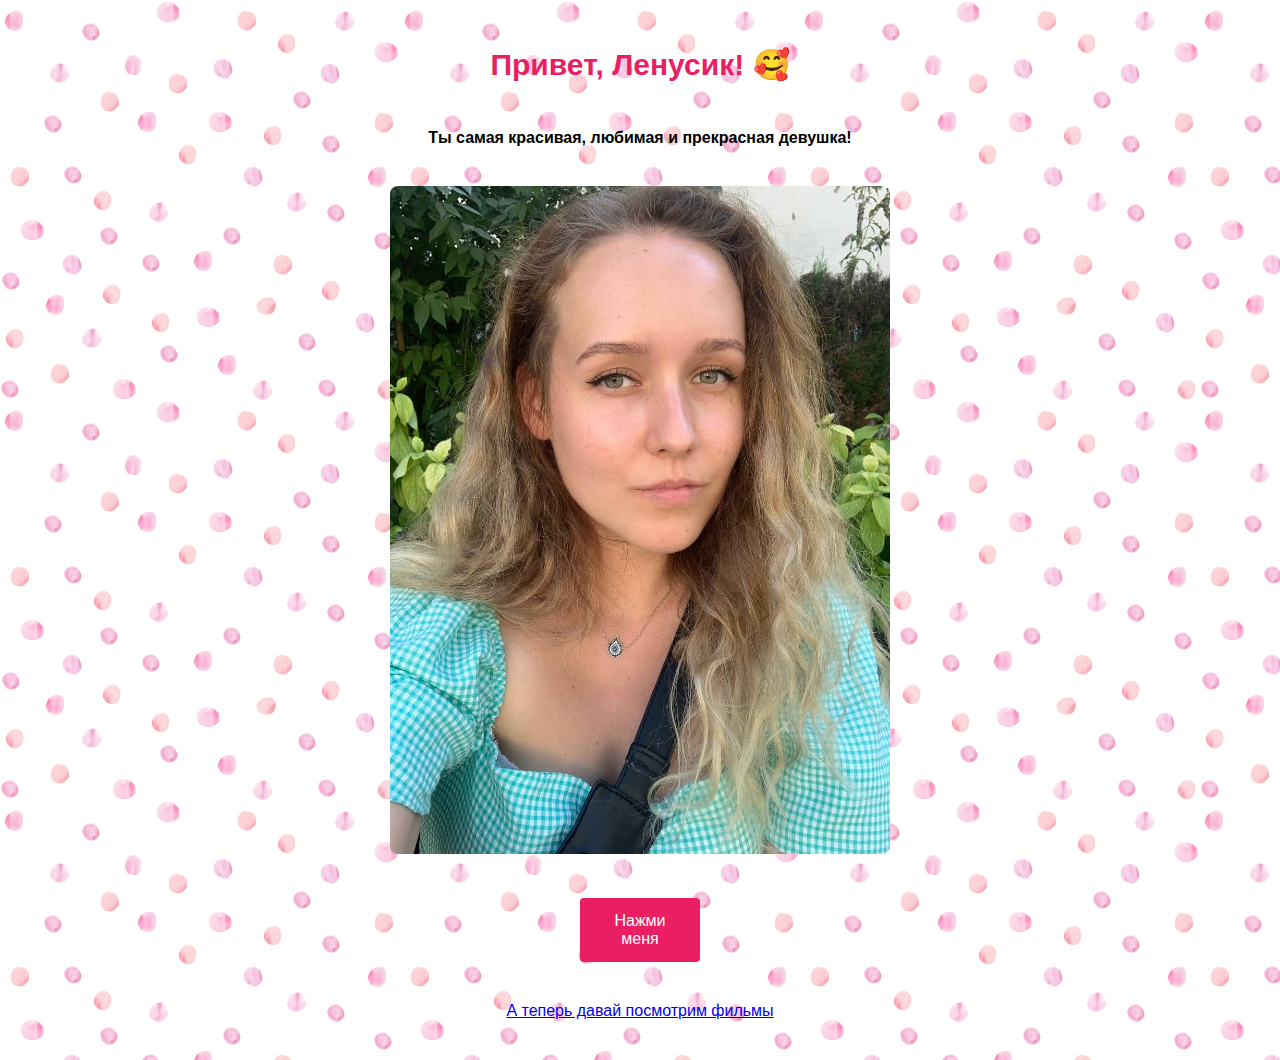
<file: index.html>
<!DOCTYPE html>
<html lang="en">
<head>
    <meta charset="UTF-8">
    <title>Привет, Ленусик!</title>
    <link rel="stylesheet" href="index.css">
</head>
<body>
    <h1>Привет, Ленусик! 🥰 </h1>
    <p>Ты самая красивая, любимая и прекрасная девушка!</p>
    <div class="image">
        <img 
            src="images/lena.jpg"
            alt="Здесь должна быть фотка Лены."
            width="500">
    </div>
    </div>
    <div class="button">
        <button>Нажми меня</button>
    </div>
    <div class="output"></div>
    <div class="movies">
        <a href="movies.html">А теперь давай посмотрим фильмы</a>
    </div>
    <script src="index.js"></script>
</body>
</html>
</file>
<file: index.css>
body {
    background-image: url(images/background.png);
    font-family: 'arial';
    text-align: center;
}
h1 {
    font: normal bold 30px/3 "arial";
    color: #E91E63;
}
p{
    font: normal bold 16px/1 "arial";
}
a{
    font: normal normal 16px/1 "arial";
}
div.button {
    width: 120px;
    margin: 0 auto;
}
button {
    background-color: #E91E63;
    border: none;
    border-radius: 4px;
    color: white;
    padding: 12px 20px;
    text-align: center;
    text-decoration: none;
    display: inline-block;
    font-size: 16px;
    cursor: pointer;
    border: 2px solid #E91E63;
    -webkit-transition-duration: 0.3s;
    transition-duration: 0.3s;
}
button:hover {
    background-color: #ffffff;
    color: #E91E63;
    box-shadow: 0 12px 16px 0 rgba(0,0,0,0.24), 0 17px 50px 0 rgba(0,0,0,0.19)
}
div.image {
    margin-top: 40px;
    margin-bottom: 40px;
    margin-left: auto;
    margin-right: auto;
    width: 500px;
}
img {
    border: none;
    border-radius: 8px;
}
div.movies {
    text-align: center;
    margin-top: 40px;
    margin-bottom: 40px;
}
.output{
    font: normal bold 30px/3 "arial";
    color: #E91E63;
}
</file>
